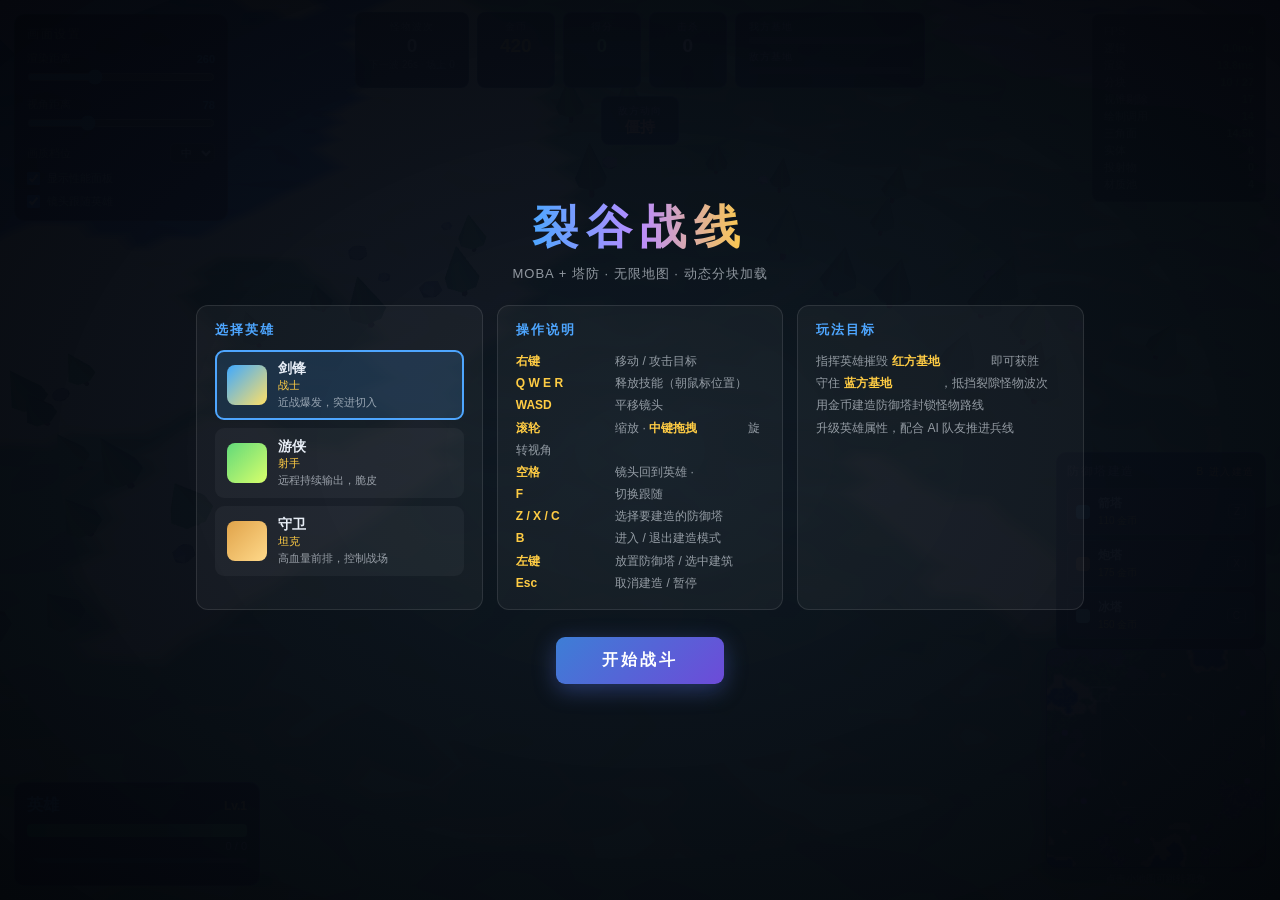
<file: moba/index.html>
<!DOCTYPE html>
<html lang="zh-CN">
<head>
    <meta charset="UTF-8">
    <meta name="viewport" content="width=device-width, initial-scale=1.0">
    <title>裂谷战线 · MOBA + 塔防</title>
    <link rel="stylesheet" href="css/style.css">
</head>
<body>
<div id="gameContainer">
    <canvas id="gameCanvas"></canvas>

    <!-- ===================== 顶部状态条 ===================== -->
    <div id="topBar">
        <div class="stat-block" id="waveBlock">
            <div class="stat-label">怪物波次</div>
            <div class="stat-value" id="waveValue">—</div>
            <div class="stat-sub" id="waveTimer">准备中</div>
        </div>
        <div class="stat-block">
            <div class="stat-label">金币</div>
            <div class="stat-value gold" id="goldValue">0</div>
        </div>
        <div class="stat-block">
            <div class="stat-label">得分</div>
            <div class="stat-value score" id="scoreValue">0</div>
        </div>
        <div class="stat-block">
            <div class="stat-label">击杀</div>
            <div class="stat-value" id="killValue">0</div>
        </div>
        <div class="stat-block wide">
            <div class="stat-label">我方基地</div>
            <div class="mini-bar"><div class="mini-fill player" id="baseHpFill"></div></div>
            <div class="stat-label enemy-base">敌方基地</div>
            <div class="mini-bar"><div class="mini-fill enemy" id="enemyBaseHpFill"></div></div>
        </div>
        <div class="stat-block">
            <div class="stat-label">敌方动向</div>
            <div class="stat-value stance" id="stanceValue">僵持</div>
        </div>
    </div>

    <!-- ===================== 小地图 ===================== -->
    <div id="minimapWrap">
        <canvas id="minimap" width="220" height="220"></canvas>
        <div class="minimap-hint">点击小地图可跳转视角</div>
    </div>

    <!-- ===================== 英雄面板 ===================== -->
    <div id="heroPanel">
        <div class="hero-head">
            <span class="hero-name" id="heroName">英雄</span>
            <span class="hero-level" id="heroLevel">Lv.1</span>
        </div>
        <div class="hero-hp-bar"><div id="heroHpFill"></div></div>
        <div class="hero-hp-text" id="heroHpText">0 / 0</div>
        <div class="hero-xp-bar"><div id="heroXpFill"></div></div>

        <div class="upgrade-list" id="upgradeList"></div>
    </div>

    <!-- ===================== 技能栏 ===================== -->
    <div id="abilityBar"></div>

    <!-- ===================== 建造面板 ===================== -->
    <div id="buildPanel">
        <div class="panel-title">
            防御塔建造
            <span class="build-hint" id="buildHint">B 进入建造</span>
        </div>
        <div class="tower-options" id="towerOptions"></div>
        <div class="selected-tower hidden" id="selectedTower">
            <div class="sel-title" id="selTowerTitle">—</div>
            <div class="sel-stats" id="selTowerStats">—</div>
            <div class="sel-actions">
                <button class="mini-btn" id="upgradeTowerBtn">升级</button>
                <button class="mini-btn danger" id="sellTowerBtn">出售</button>
            </div>
        </div>
    </div>

    <!-- ===================== 设置面板 ===================== -->
    <div id="settingsPanel">
        <div class="panel-title">画面设置</div>

        <label class="setting-row">
            <span>渲染距离</span>
            <span class="setting-value" id="viewDistanceValue">260</span>
        </label>
        <input type="range" id="viewDistanceSlider" min="120" max="520" step="10" value="260">

        <label class="setting-row">
            <span>视角距离</span>
            <span class="setting-value" id="zoomValue">78</span>
        </label>
        <input type="range" id="zoomSlider" min="28" max="190" step="2" value="78">

        <label class="setting-row">
            <span>画质档位</span>
            <select id="qualitySelect">
                <option value="low">低</option>
                <option value="medium" selected>中</option>
                <option value="high">高</option>
            </select>
        </label>

        <label class="setting-row checkbox">
            <input type="checkbox" id="perfToggle" checked>
            <span>显示性能面板</span>
        </label>

        <label class="setting-row checkbox">
            <input type="checkbox" id="followToggle" checked>
            <span>镜头跟随英雄</span>
        </label>
    </div>

    <!-- ===================== 性能面板 ===================== -->
    <div id="perfPanel">
        <div><span>FPS</span><b id="perfFps">0</b></div>
        <div><span>逻辑</span><b id="perfUpdate">0.0ms</b></div>
        <div><span>渲染</span><b id="perfRender">0.0ms</b></div>
        <div><span>分块</span><b id="perfChunks">0 / 0</b></div>
        <div><span>视锥剔除</span><b id="perfCulled">0</b></div>
        <div><span>绘制调用</span><b id="perfDraw">0</b></div>
        <div><span>三角面</span><b id="perfTris">0</b></div>
        <div><span>实体</span><b id="perfEntities">0</b></div>
        <div><span>投射物</span><b id="perfProjectiles">0</b></div>
        <div><span>材质池</span><b id="perfMaterials">0</b></div>
    </div>

    <!-- ===================== 提示 ===================== -->
    <div id="toastBox"></div>

    <!-- ===================== 开始界面 ===================== -->
    <div id="startScreen" class="overlay">
        <h1 class="title">裂谷战线</h1>
        <p class="subtitle">MOBA + 塔防 · 无限地图 · 动态分块加载</p>

        <div class="start-columns">
            <div class="start-card">
                <h3>选择英雄</h3>
                <div class="hero-picker" id="heroPicker"></div>
            </div>

            <div class="start-card">
                <h3>操作说明</h3>
                <ul class="key-list">
                    <li><b>右键</b> 移动 / 攻击目标</li>
                    <li><b>Q W E R</b> 释放技能（朝鼠标位置）</li>
                    <li><b>WASD</b> 平移镜头</li>
                    <li><b>滚轮</b> 缩放 · <b>中键拖拽</b> 旋转视角</li>
                    <li><b>空格</b> 镜头回到英雄 · <b>F</b> 切换跟随</li>
                    <li><b>Z / X / C</b> 选择要建造的防御塔</li>
                    <li><b>B</b> 进入 / 退出建造模式</li>
                    <li><b>左键</b> 放置防御塔 / 选中建筑</li>
                    <li><b>Esc</b> 取消建造 / 暂停</li>
                </ul>
            </div>

            <div class="start-card">
                <h3>玩法目标</h3>
                <ul class="key-list">
                    <li>指挥英雄摧毁 <b class="enemy-c">红方基地</b> 即可获胜</li>
                    <li>守住 <b class="player-c">蓝方基地</b>，抵挡裂隙怪物波次</li>
                    <li>用金币建造防御塔封锁怪物路线</li>
                    <li>升级英雄属性，配合 AI 队友推进兵线</li>
                </ul>
            </div>
        </div>

        <button class="primary-btn" id="startButton">开始战斗</button>
        <div class="boot-note" id="bootNote"></div>
    </div>

    <!-- ===================== 暂停界面 ===================== -->
    <div id="pauseScreen" class="overlay hidden">
        <h1 class="title small">已暂停</h1>
        <div class="pause-actions">
            <button class="primary-btn" id="resumeButton">继续战斗</button>
            <button class="primary-btn ghost" id="restartButton2">重新开始</button>
            <button class="primary-btn ghost" id="quitButton">返回主菜单</button>
        </div>
    </div>

    <!-- ===================== 结算界面 ===================== -->
    <div id="resultScreen" class="overlay hidden">
        <h1 class="title small" id="resultTitle">战斗结束</h1>
        <p class="subtitle" id="resultSubtitle"></p>
        <div class="result-stats" id="resultStats"></div>
        <div class="pause-actions">
            <button class="primary-btn" id="restartButton">再来一局</button>
            <button class="primary-btn ghost" id="quitButton2">返回主菜单</button>
        </div>
    </div>
</div>

<script src="vendor/three.min.js"></script>
<script>
    // 先确认 three.js 已就绪，再动态加载 ES 模块。
    // 这样 CDN/本地文件缺失时能给出明确提示，而不是一屏看不懂的模块加载错误。
    (function () {
        var note = document.getElementById('bootNote');
        if (!window.THREE) {
            if (note) {
                note.textContent = 'three.js 未能加载，请确认 vendor/three.min.js 存在。';
                note.style.color = '#ff7b7b';
            }
            console.error('[Boot] three.js 未加载');
            return;
        }
        var script = document.createElement('script');
        script.type = 'module';
        script.src = 'js/Main.js';
        script.onerror = function () {
            if (note) {
                note.textContent = '模块加载失败。若直接双击打开 index.html，请改用 start.bat 启动本地服务器（ES 模块受浏览器同源策略限制）。';
                note.style.color = '#ff9d5c';
            }
        };
        document.body.appendChild(script);
    })();
</script>
</body>
</html>
</file>
<file: moba/css/style.css>
/* ============================================================
   裂谷战线 —— 界面样式
   基调：深色科幻 + 高对比度信息层级
   ============================================================ */

* {
    margin: 0;
    padding: 0;
    box-sizing: border-box;
    user-select: none;
}

:root {
    --player: #4ea6ff;
    --enemy: #ff5a5a;
    --gold: #ffcc44;
    --hp: #54d16a;
    --panel: rgba(10, 14, 22, 0.82);
    --panel-border: rgba(120, 170, 230, 0.28);
    --text: #e8eef7;
    --text-dim: rgba(232, 238, 247, 0.6);
}

html, body {
    width: 100%;
    height: 100%;
    overflow: hidden;
    background: #05070c;
    color: var(--text);
    font-family: 'Segoe UI', 'Microsoft YaHei', Tahoma, sans-serif;
}

#gameContainer {
    position: relative;
    width: 100vw;
    height: 100vh;
    overflow: hidden;
}

#gameCanvas {
    display: block;
    width: 100%;
    height: 100%;
    cursor: crosshair;
}

/* ===================== 通用面板 ===================== */

.panel-title {
    font-size: 12px;
    letter-spacing: 1.5px;
    color: var(--text-dim);
    text-transform: uppercase;
    margin-bottom: 8px;
    display: flex;
    justify-content: space-between;
    align-items: center;
}

/* ===================== 顶部状态条 ===================== */

#topBar {
    position: absolute;
    top: 12px;
    left: 50%;
    transform: translateX(-50%);
    display: flex;
    gap: 8px;
    z-index: 20;
    pointer-events: none;
    flex-wrap: wrap;
    justify-content: center;
    max-width: calc(100vw - 430px);
}

.stat-block {
    background: var(--panel);
    border: 1px solid var(--panel-border);
    border-radius: 8px;
    padding: 7px 13px;
    min-width: 78px;
    text-align: center;
    backdrop-filter: blur(8px);
}

.stat-block.wide {
    min-width: 190px;
    text-align: left;
}

.stat-label {
    font-size: 10px;
    letter-spacing: 1px;
    color: var(--text-dim);
    text-transform: uppercase;
}

.stat-value {
    font-size: 19px;
    font-weight: bold;
    line-height: 1.25;
    font-variant-numeric: tabular-nums;
}

.stat-value.gold { color: var(--gold); }
.stat-value.score { color: #7ee787; }
.stat-value.stance { font-size: 15px; color: #ffa657; }

.stat-sub {
    font-size: 10px;
    color: var(--text-dim);
}

.mini-bar {
    height: 7px;
    background: rgba(255, 255, 255, 0.12);
    border-radius: 4px;
    overflow: hidden;
    margin: 3px 0 6px;
}

.mini-fill {
    height: 100%;
    width: 100%;
    transition: width 0.25s ease;
}

.mini-fill.player { background: linear-gradient(90deg, #2e7dd1, #6fc3ff); }
.mini-fill.enemy { background: linear-gradient(90deg, #b33232, #ff8181); }

.enemy-base { margin-top: 2px; }

/* ===================== 小地图 ===================== */

#minimapWrap {
    position: absolute;
    right: 14px;
    bottom: 14px;
    width: 220px;
    z-index: 20;
}

#minimap {
    display: block;
    width: 220px;
    height: 220px;
    border-radius: 10px;
    border: 1px solid var(--panel-border);
    background: #0a1018;
    box-shadow: 0 6px 24px rgba(0, 0, 0, 0.55);
    cursor: pointer;
}

.minimap-hint {
    font-size: 10px;
    color: var(--text-dim);
    text-align: center;
    margin-top: 4px;
}

/* ===================== 英雄面板 ===================== */

#heroPanel {
    position: absolute;
    left: 14px;
    bottom: 14px;
    width: 246px;
    background: var(--panel);
    border: 1px solid var(--panel-border);
    border-radius: 10px;
    padding: 12px;
    z-index: 20;
    backdrop-filter: blur(8px);
}

.hero-head {
    display: flex;
    justify-content: space-between;
    align-items: baseline;
    margin-bottom: 8px;
}

.hero-name {
    font-size: 16px;
    font-weight: bold;
    color: var(--player);
}

.hero-level {
    font-size: 12px;
    color: var(--gold);
    font-weight: bold;
}

.hero-hp-bar {
    height: 13px;
    background: rgba(255, 255, 255, 0.12);
    border-radius: 4px;
    overflow: hidden;
}

#heroHpFill {
    height: 100%;
    width: 100%;
    background: linear-gradient(90deg, #2f9e44, #63e07a);
    transition: width 0.2s ease;
}

.hero-hp-text {
    font-size: 11px;
    color: var(--text-dim);
    text-align: right;
    margin: 3px 0 6px;
    font-variant-numeric: tabular-nums;
}

.hero-xp-bar {
    height: 5px;
    background: rgba(255, 255, 255, 0.1);
    border-radius: 3px;
    overflow: hidden;
    margin-bottom: 10px;
}

#heroXpFill {
    height: 100%;
    width: 0%;
    background: linear-gradient(90deg, #b98cff, #e0c8ff);
    transition: width 0.2s ease;
}

.upgrade-list {
    display: grid;
    grid-template-columns: 1fr 1fr;
    gap: 5px;
}

.upgrade-btn {
    background: rgba(255, 255, 255, 0.06);
    border: 1px solid rgba(255, 255, 255, 0.14);
    border-radius: 6px;
    padding: 5px 6px;
    cursor: pointer;
    text-align: left;
    color: var(--text);
    font-family: inherit;
    transition: background 0.15s ease, border-color 0.15s ease;
}

.upgrade-btn:hover:not(:disabled) {
    background: rgba(78, 166, 255, 0.18);
    border-color: var(--player);
}

.upgrade-btn:disabled {
    opacity: 0.42;
    cursor: not-allowed;
}

.upgrade-btn .u-name {
    display: block;
    font-size: 11px;
    font-weight: bold;
}

.upgrade-btn .u-cost {
    display: block;
    font-size: 10px;
    color: var(--gold);
    font-variant-numeric: tabular-nums;
}

.upgrade-btn.maxed .u-cost { color: #7ee787; }

/* ===================== 技能栏 ===================== */

#abilityBar {
    position: absolute;
    left: 50%;
    bottom: 16px;
    transform: translateX(-50%);
    display: flex;
    gap: 10px;
    z-index: 20;
}

.ability-slot {
    position: relative;
    width: 62px;
    height: 62px;
    background: var(--panel);
    border: 1px solid var(--panel-border);
    border-radius: 10px;
    overflow: hidden;
    display: flex;
    flex-direction: column;
    align-items: center;
    justify-content: center;
    cursor: pointer;
    transition: border-color 0.15s ease, transform 0.1s ease;
}

.ability-slot:hover { border-color: var(--player); transform: translateY(-2px); }
.ability-slot.ready { border-color: rgba(120, 220, 150, 0.6); }
.ability-slot.ultimate { border-color: rgba(255, 180, 80, 0.55); }

.ability-key {
    position: absolute;
    top: 3px;
    left: 5px;
    font-size: 11px;
    font-weight: bold;
    color: var(--gold);
}

.ability-name {
    font-size: 11px;
    text-align: center;
    padding: 0 3px;
    line-height: 1.15;
    color: var(--text);
}

.ability-cd {
    position: absolute;
    inset: 0;
    background: rgba(4, 8, 14, 0.78);
    display: flex;
    align-items: center;
    justify-content: center;
    font-size: 17px;
    font-weight: bold;
    color: #fff;
    font-variant-numeric: tabular-nums;
}

.ability-cd.hidden { display: none; }

/* ===================== 建造面板 ===================== */

#buildPanel {
    position: absolute;
    right: 250px;
    bottom: 14px;
    width: 210px;
    background: var(--panel);
    border: 1px solid var(--panel-border);
    border-radius: 10px;
    padding: 10px;
    z-index: 20;
    backdrop-filter: blur(8px);
}

.build-hint {
    font-size: 10px;
    color: var(--gold);
    text-transform: none;
}

.tower-options {
    display: flex;
    flex-direction: column;
    gap: 5px;
}

.tower-option {
    display: flex;
    align-items: center;
    gap: 8px;
    background: rgba(255, 255, 255, 0.05);
    border: 1px solid rgba(255, 255, 255, 0.12);
    border-radius: 7px;
    padding: 6px 8px;
    cursor: pointer;
    transition: all 0.15s ease;
    color: var(--text);
    font-family: inherit;
    text-align: left;
}

.tower-option:hover { background: rgba(78, 166, 255, 0.16); }

.tower-option.active {
    border-color: var(--gold);
    background: rgba(255, 204, 68, 0.16);
}

.tower-option:disabled {
    opacity: 0.45;
    cursor: not-allowed;
}

.tower-dot {
    width: 14px;
    height: 14px;
    border-radius: 4px;
    flex-shrink: 0;
}

.tower-meta { flex: 1; }

.tower-name {
    font-size: 12px;
    font-weight: bold;
    display: block;
}

.tower-cost {
    font-size: 10px;
    color: var(--gold);
    font-variant-numeric: tabular-nums;
}

.tower-hotkey {
    font-size: 10px;
    color: var(--text-dim);
    border: 1px solid rgba(255, 255, 255, 0.2);
    border-radius: 4px;
    padding: 1px 5px;
}

.selected-tower {
    margin-top: 8px;
    padding-top: 8px;
    border-top: 1px solid rgba(255, 255, 255, 0.12);
}

.selected-tower.hidden { display: none; }

.sel-title {
    font-size: 12px;
    font-weight: bold;
    margin-bottom: 3px;
}

.sel-stats {
    font-size: 10px;
    color: var(--text-dim);
    line-height: 1.5;
    margin-bottom: 6px;
    white-space: pre-line;
}

.sel-actions {
    display: flex;
    gap: 6px;
}

.mini-btn {
    flex: 1;
    padding: 5px 8px;
    font-size: 11px;
    border-radius: 5px;
    border: 1px solid rgba(255, 255, 255, 0.2);
    background: rgba(78, 166, 255, 0.22);
    color: #fff;
    cursor: pointer;
    font-family: inherit;
    transition: background 0.15s ease;
}

.mini-btn:hover:not(:disabled) { background: rgba(78, 166, 255, 0.4); }
.mini-btn:disabled { opacity: 0.4; cursor: not-allowed; }
.mini-btn.danger { background: rgba(255, 90, 90, 0.22); }
.mini-btn.danger:hover:not(:disabled) { background: rgba(255, 90, 90, 0.42); }

/* ===================== 设置面板 ===================== */

#settingsPanel {
    position: absolute;
    left: 14px;
    top: 14px;
    width: 214px;
    background: var(--panel);
    border: 1px solid var(--panel-border);
    border-radius: 10px;
    padding: 11px 12px;
    z-index: 20;
    backdrop-filter: blur(8px);
}

.setting-row {
    display: flex;
    justify-content: space-between;
    align-items: center;
    font-size: 11px;
    color: var(--text-dim);
    margin-top: 8px;
}

.setting-row.checkbox {
    justify-content: flex-start;
    gap: 7px;
    cursor: pointer;
}

.setting-value {
    color: var(--player);
    font-weight: bold;
    font-variant-numeric: tabular-nums;
}

#settingsPanel input[type="range"] {
    width: 100%;
    margin-top: 3px;
    accent-color: #4ea6ff;
    cursor: pointer;
}

#settingsPanel select {
    background: rgba(20, 28, 40, 0.9);
    color: var(--text);
    border: 1px solid rgba(255, 255, 255, 0.18);
    border-radius: 5px;
    padding: 2px 6px;
    font-size: 11px;
    font-family: inherit;
    cursor: pointer;
}

/* ===================== 性能面板 ===================== */

#perfPanel {
    position: absolute;
    top: 14px;
    right: 14px;
    background: rgba(6, 10, 16, 0.78);
    border: 1px solid rgba(255, 255, 255, 0.12);
    border-radius: 8px;
    padding: 8px 11px;
    font-size: 11px;
    z-index: 20;
    min-width: 174px;
    font-variant-numeric: tabular-nums;
    line-height: 1.55;
}

#perfPanel.hidden { display: none; }

#perfPanel > div {
    display: flex;
    justify-content: space-between;
    gap: 12px;
}

#perfPanel span { color: var(--text-dim); }
#perfPanel b { color: #7ee787; font-weight: 600; }

/* ===================== 提示消息 ===================== */

#toastBox {
    position: absolute;
    top: 88px;
    left: 50%;
    transform: translateX(-50%);
    z-index: 30;
    pointer-events: none;
    display: flex;
    flex-direction: column;
    align-items: center;
    gap: 6px;
}

.toast {
    background: rgba(8, 12, 20, 0.9);
    border-left: 3px solid var(--player);
    border-radius: 6px;
    padding: 7px 17px;
    font-size: 13px;
    animation: toastIn 0.22s ease, toastOut 0.5s ease 2.3s forwards;
    white-space: nowrap;
}

.toast.warning { border-left-color: #ffa657; }
.toast.danger { border-left-color: var(--enemy); }
.toast.success { border-left-color: #7ee787; }
.toast.gold { border-left-color: var(--gold); }

@keyframes toastIn {
    from { opacity: 0; transform: translateY(-12px); }
    to { opacity: 1; transform: translateY(0); }
}

@keyframes toastOut {
    to { opacity: 0; transform: translateY(-8px); }
}

/* ===================== 覆盖层 ===================== */

.overlay {
    position: absolute;
    inset: 0;
    background: radial-gradient(ellipse at center, rgba(12, 20, 34, 0.96), rgba(3, 5, 10, 0.99));
    display: flex;
    flex-direction: column;
    align-items: center;
    justify-content: center;
    z-index: 100;
    padding: 24px 16px;
    overflow: auto;
}

.overlay.hidden { display: none; }

.title {
    font-size: 46px;
    letter-spacing: 8px;
    background: linear-gradient(90deg, #4ea6ff, #b98cff, #ffcc44);
    -webkit-background-clip: text;
    background-clip: text;
    color: transparent;
    margin-bottom: 6px;
}

.title.small { font-size: 34px; letter-spacing: 4px; }

.subtitle {
    color: var(--text-dim);
    font-size: 13px;
    margin-bottom: 22px;
    letter-spacing: 1px;
}

.start-columns {
    display: flex;
    gap: 14px;
    flex-wrap: wrap;
    justify-content: center;
    margin-bottom: 22px;
    max-width: 1000px;
}

.start-card {
    background: rgba(255, 255, 255, 0.04);
    border: 1px solid rgba(255, 255, 255, 0.1);
    border-radius: 12px;
    padding: 15px 18px;
    min-width: 260px;
    flex: 1;
    max-width: 330px;
}

.start-card h3 {
    font-size: 13px;
    color: var(--player);
    margin-bottom: 11px;
    letter-spacing: 2px;
    text-transform: uppercase;
}

.key-list {
    list-style: none;
    font-size: 12px;
    line-height: 1.85;
    color: var(--text-dim);
}

.key-list b {
    color: var(--gold);
    display: inline-block;
    min-width: 96px;
}

.player-c { color: var(--player); }
.enemy-c { color: var(--enemy); }

.hero-picker {
    display: flex;
    flex-direction: column;
    gap: 8px;
}

.hero-card {
    display: flex;
    gap: 11px;
    align-items: center;
    background: rgba(255, 255, 255, 0.04);
    border: 2px solid transparent;
    border-radius: 9px;
    padding: 8px 10px;
    cursor: pointer;
    transition: all 0.15s ease;
}

.hero-card:hover { background: rgba(78, 166, 255, 0.12); }
.hero-card.active { border-color: var(--player); background: rgba(78, 166, 255, 0.16); }

.hero-avatar {
    width: 40px;
    height: 40px;
    border-radius: 8px;
    flex-shrink: 0;
}

.hero-card-body { flex: 1; }
.hero-card-name { font-size: 14px; font-weight: bold; }
.hero-card-role { font-size: 11px; color: var(--gold); }
.hero-card-desc { font-size: 11px; color: var(--text-dim); margin-top: 2px; }

.primary-btn {
    padding: 13px 46px;
    font-size: 16px;
    font-weight: bold;
    letter-spacing: 3px;
    color: #fff;
    background: linear-gradient(135deg, #3d7ed6, #6d4bd8);
    border: none;
    border-radius: 9px;
    cursor: pointer;
    font-family: inherit;
    margin: 5px;
    box-shadow: 0 6px 22px rgba(80, 110, 220, 0.4);
    transition: transform 0.15s ease, box-shadow 0.15s ease;
}

.primary-btn:hover {
    transform: translateY(-2px);
    box-shadow: 0 9px 30px rgba(80, 110, 220, 0.6);
}

.primary-btn.ghost {
    background: rgba(255, 255, 255, 0.08);
    border: 1px solid rgba(255, 255, 255, 0.2);
    box-shadow: none;
    font-size: 14px;
    padding: 11px 30px;
}

.pause-actions {
    display: flex;
    flex-wrap: wrap;
    justify-content: center;
}

.result-stats {
    background: rgba(255, 255, 255, 0.04);
    border: 1px solid rgba(255, 255, 255, 0.1);
    border-radius: 12px;
    padding: 18px 34px;
    margin-bottom: 20px;
    display: grid;
    grid-template-columns: auto auto;
    gap: 8px 28px;
    font-size: 14px;
}

.result-stats span { color: var(--text-dim); }
.result-stats b { color: var(--gold); text-align: right; font-variant-numeric: tabular-nums; }

.boot-note {
    margin-top: 14px;
    font-size: 12px;
    color: var(--text-dim);
    max-width: 560px;
    text-align: center;
    line-height: 1.6;
}

/* ===================== 响应式 ===================== */

@media (max-width: 1280px) {
    #buildPanel { right: 14px; bottom: 250px; }
    #topBar { max-width: calc(100vw - 60px); }
}

@media (max-width: 1100px) {
    #perfPanel { display: none; }
}

@media (max-width: 900px) {
    #settingsPanel { display: none; }
    #heroPanel { width: 200px; }
    .title { font-size: 32px; }
}
</file>
